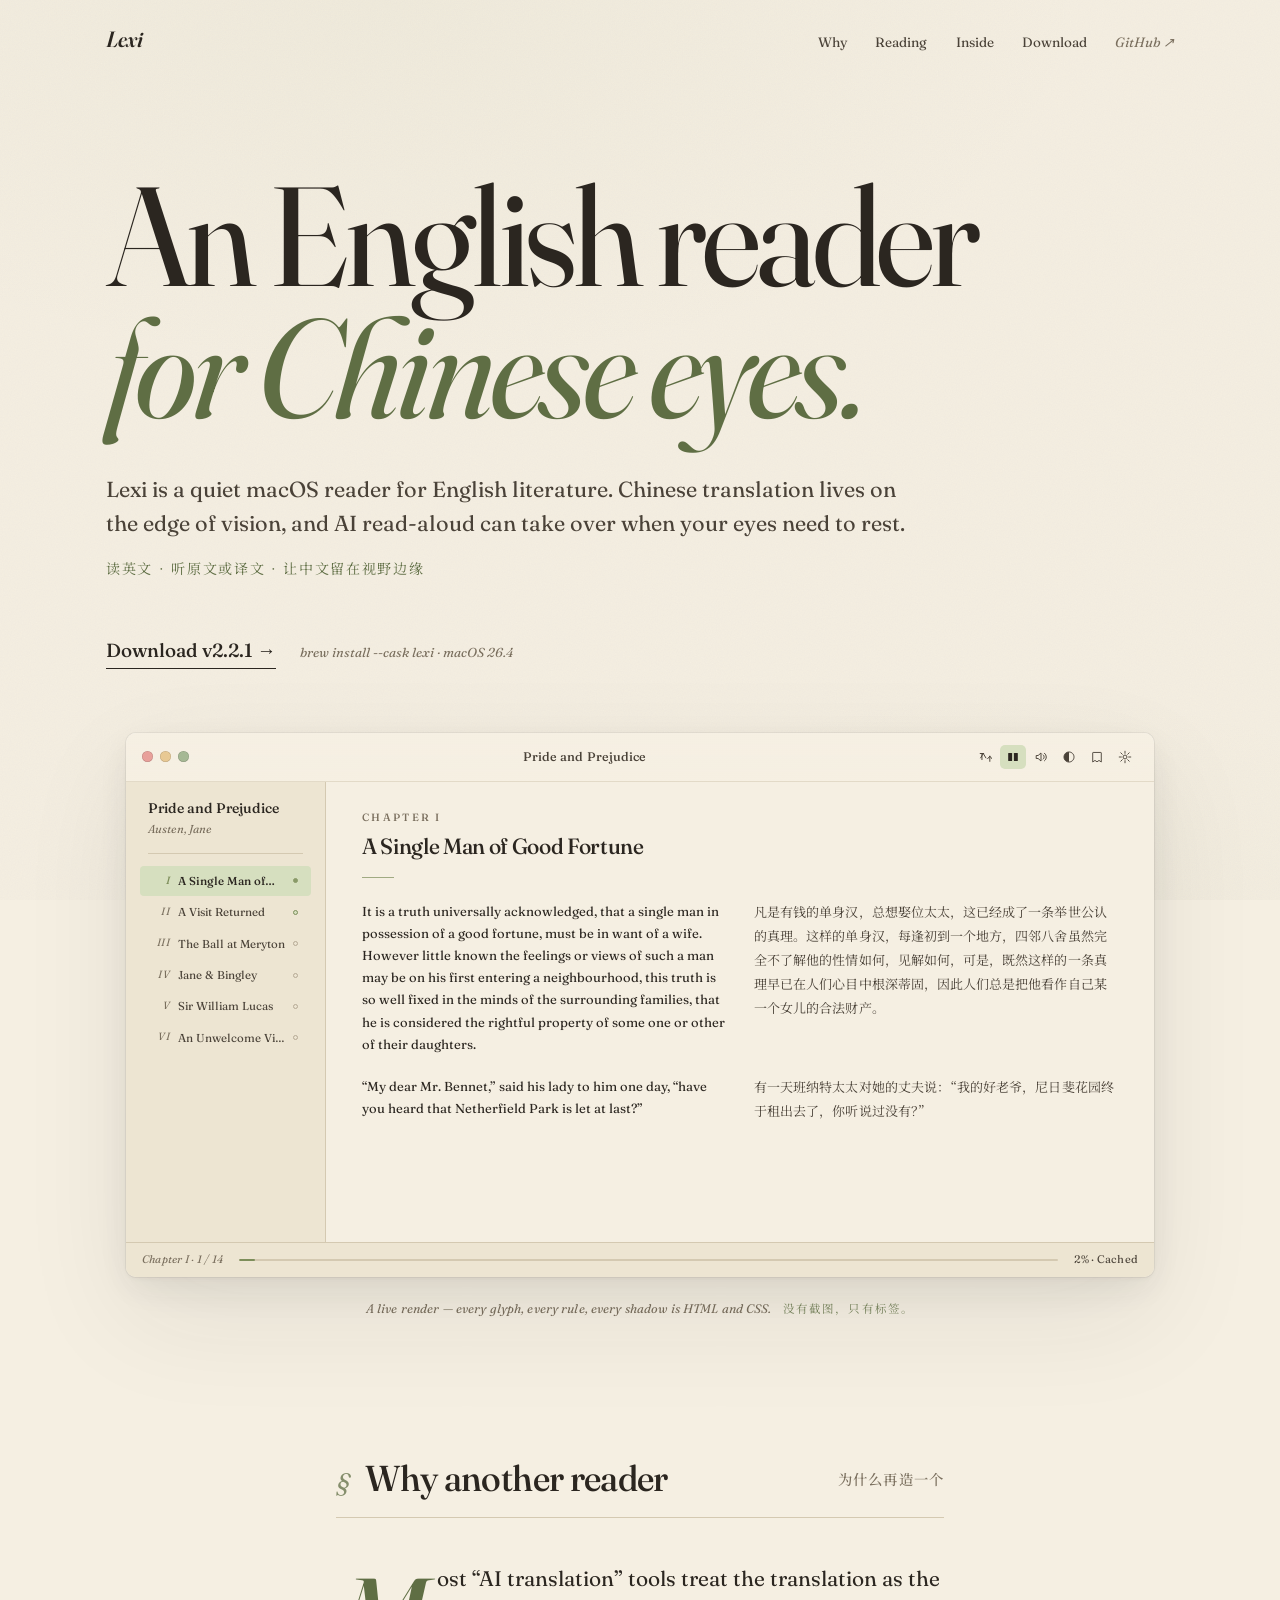
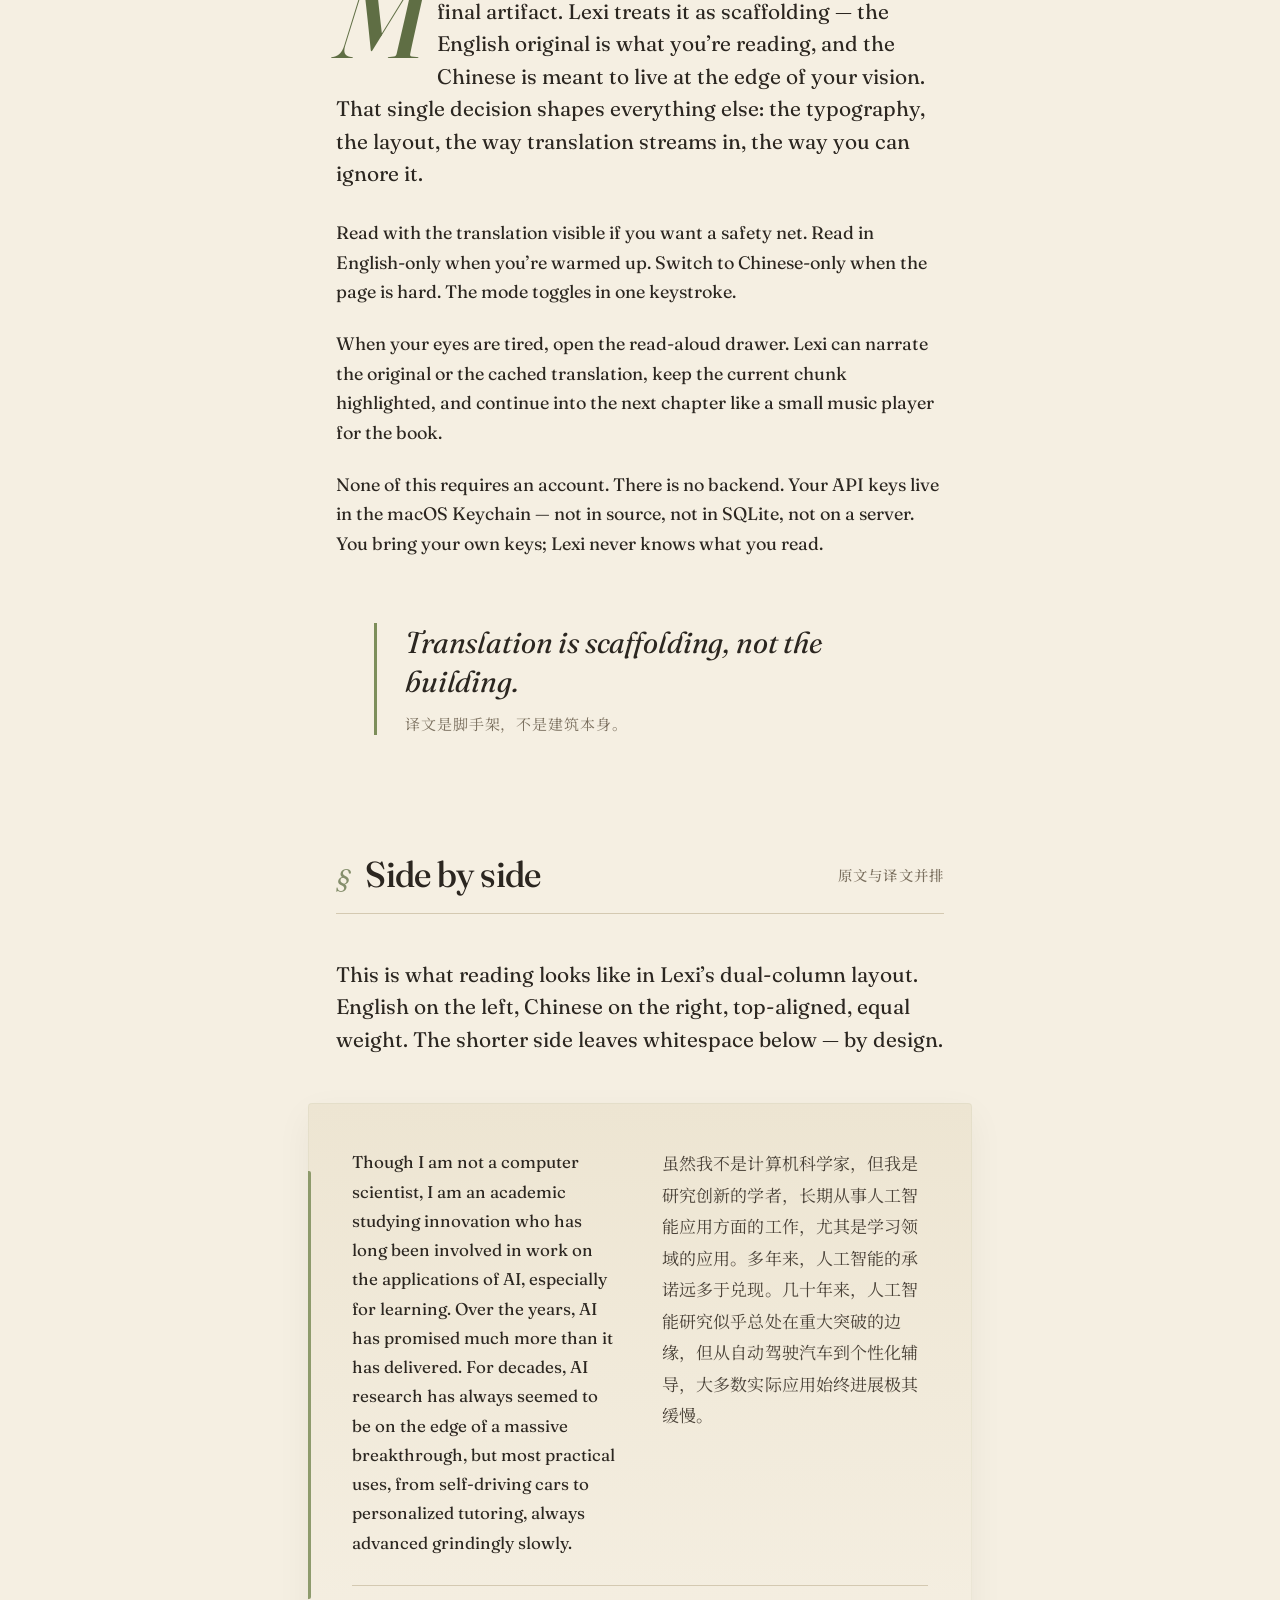
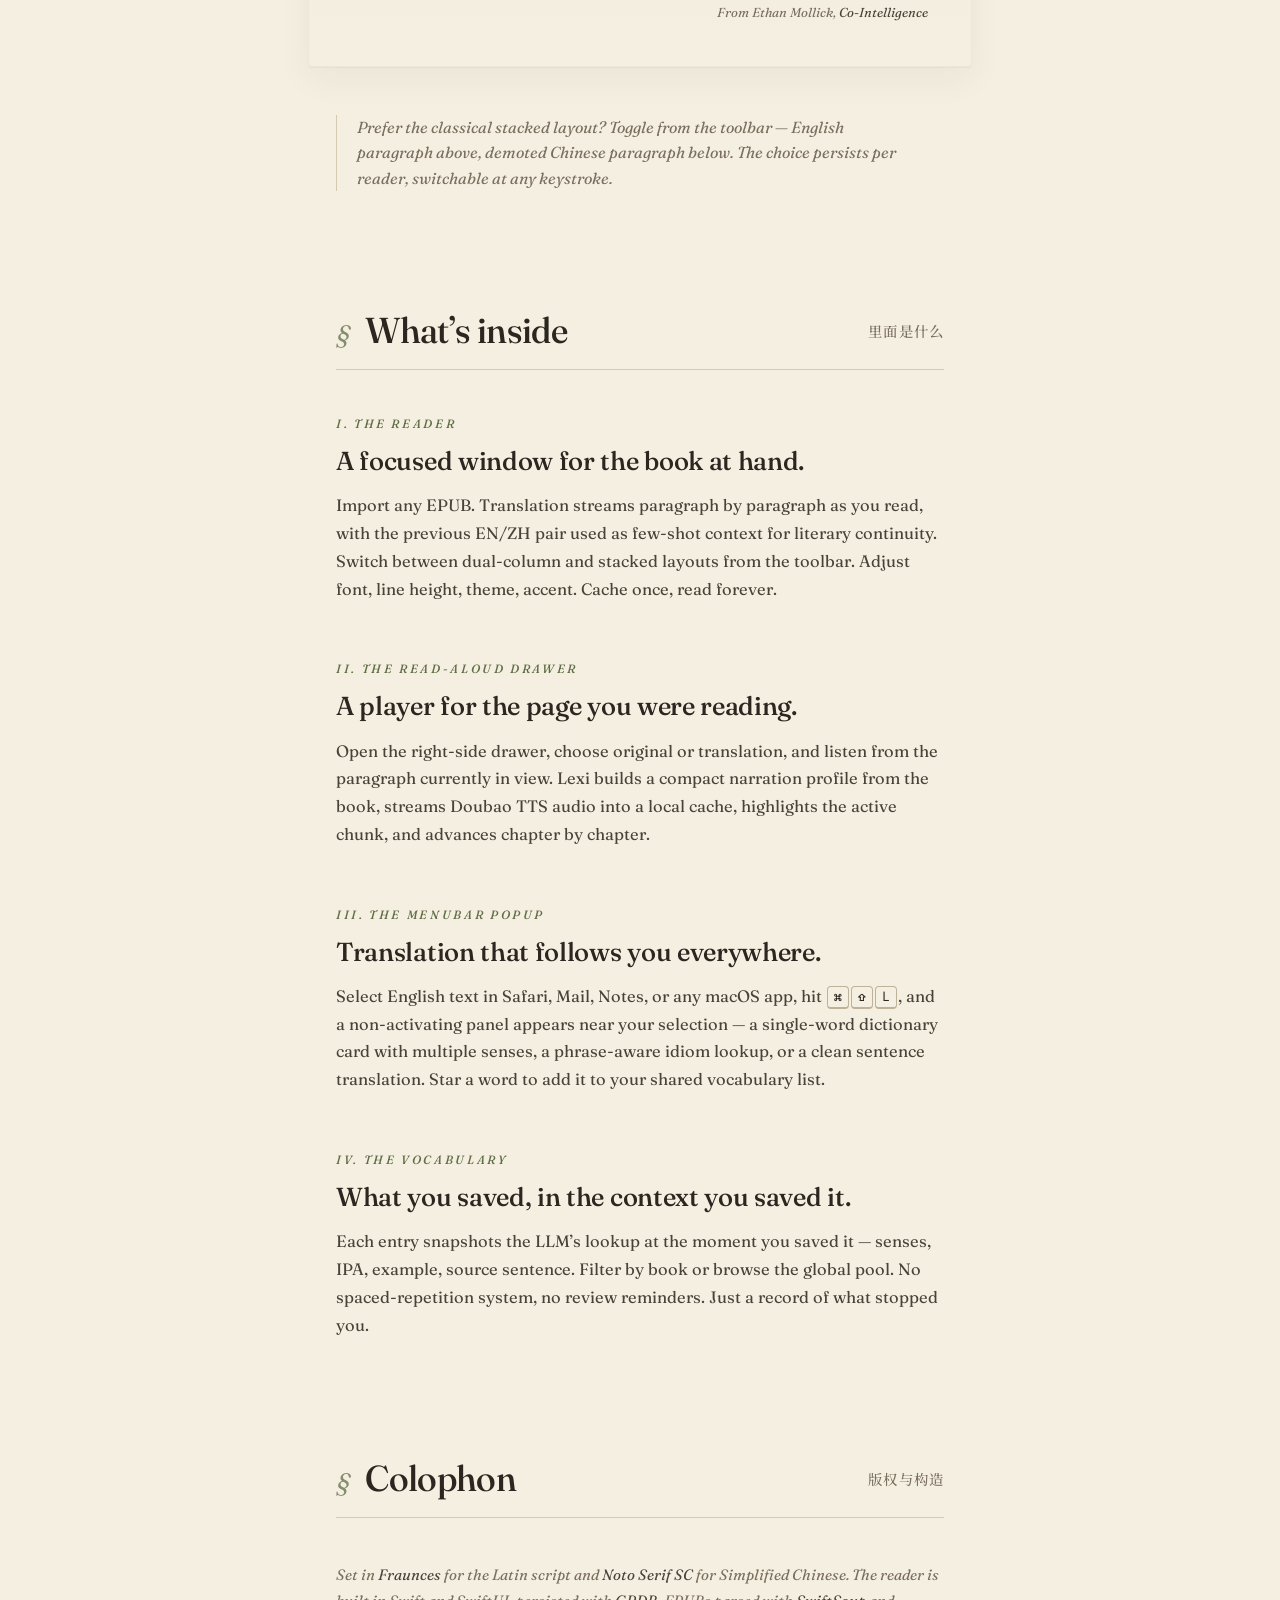
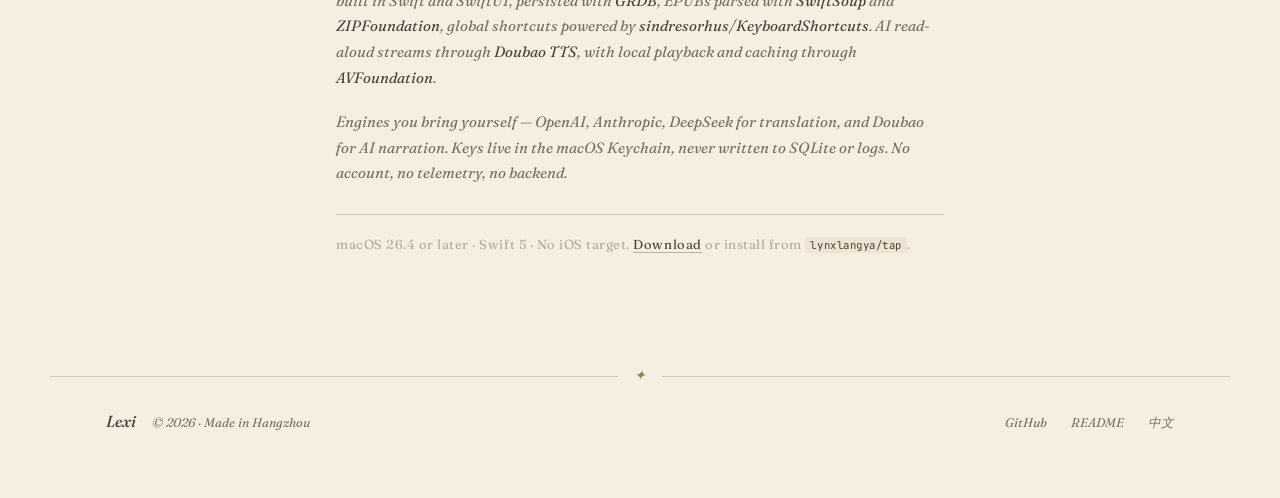
<file: site/index.html>
<!DOCTYPE html>
<html lang="en">
<head>
  <meta charset="UTF-8">
  <meta name="viewport" content="width=device-width, initial-scale=1.0">
  <title>Lexi — A quiet macOS reader for English literature</title>
  <meta name="description" content="Native macOS EPUB reader with streaming Chinese translation, AI read-aloud, side-by-side dual-column layout, and a global selection-translation popup. BYOK: OpenAI · Anthropic · DeepSeek · Doubao TTS.">

  <link rel="preconnect" href="https://fonts.googleapis.com">
  <link rel="preconnect" href="https://fonts.gstatic.com" crossorigin>
  <link href="https://fonts.googleapis.com/css2?family=Fraunces:ital,opsz,wght@0,9..144,300..900;1,9..144,300..900&family=Noto+Serif+SC:wght@300;400;500;600&family=JetBrains+Mono&display=swap" rel="stylesheet">

  <link rel="stylesheet" href="css/main.css">

  <meta property="og:title" content="Lexi — A quiet macOS reader for English literature">
  <meta property="og:description" content="An English reader for Chinese eyes. macOS, BYOK.">
  <meta property="og:image" content="https://img.wangyun.fan/lexi.png">
  <meta property="og:type" content="website">
  <meta property="og:url" content="https://github.com/lynxlangya/lexi">
  <meta name="twitter:card" content="summary_large_image">

  <link rel="icon" href="data:image/svg+xml,%3Csvg xmlns='http://www.w3.org/2000/svg' viewBox='0 0 100 100'%3E%3Crect width='100' height='100' fill='%23f5efe2'/%3E%3Ctext x='50' y='72' font-family='Georgia,serif' font-size='72' font-style='italic' font-weight='500' text-anchor='middle' fill='%237d8e5a'%3EL%3C/text%3E%3C/svg%3E">
</head>
<body>

  <header class="masthead">
    <a class="wordmark" href="#">Lexi</a>
    <nav class="masthead-nav">
      <a href="#why">Why</a>
      <a href="#side-by-side">Reading</a>
      <a href="#inside">Inside</a>
      <a href="https://pub-971ee03b82ad411a9bb26c62a06ca755.r2.dev/lexi/releases/2.2.1/Lexi-2.2.1-installer.dmg">Download</a>
      <a href="https://github.com/lynxlangya/lexi" class="external">GitHub ↗</a>
    </nav>
  </header>

  <main>

    <!-- ====== HERO ====== -->
    <section class="hero">
      <h1 class="display">
        <span class="line">An English reader</span>
        <span class="line"><em>for Chinese eyes.</em></span>
      </h1>

      <p class="hero-sub">
        Lexi is a quiet macOS reader for English literature. Chinese
        translation lives on the edge of vision, and AI read-aloud can
        take over when your eyes need to rest.
      </p>

      <p class="hero-gloss">读英文 · 听原文或译文 · 让中文留在视野边缘</p>

      <div class="hero-actions">
        <a class="action primary" href="https://pub-971ee03b82ad411a9bb26c62a06ca755.r2.dev/lexi/releases/2.2.1/Lexi-2.2.1-installer.dmg">Download v2.2.1 →</a>
        <span class="action-note">brew install --cask lexi · macOS 26.4</span>
      </div>
    </section>

    <!-- ====== HERO MOCKUP — CSS-rendered Lexi window ====== -->
    <figure class="hero-stage" aria-label="A live render of Lexi's reader window, in HTML and CSS">
      <div class="mock-window">

        <!-- Window chrome -->
        <div class="mock-chrome">
          <div class="mock-lights" aria-hidden="true">
            <span class="mock-light close"></span>
            <span class="mock-light min"></span>
            <span class="mock-light max"></span>
          </div>
          <div class="mock-title">Pride and Prejudice</div>
          <div class="mock-toolbar" aria-hidden="true">
            <span class="mock-tb" title="Translation mode">
              <svg viewBox="0 0 16 16"><path d="M2.5 4h4M4.5 4v7M3 9l3-5 3 5M13.5 7v6M11 10l2.5-3 2.5 3" fill="none" stroke="currentColor" stroke-width="1.1" stroke-linecap="round" stroke-linejoin="round"/></svg>
            </span>
            <span class="mock-tb active" title="Dual-column layout">
              <svg viewBox="0 0 16 16"><rect x="2.5" y="3.5" width="4.5" height="9" rx="0.6" fill="currentColor"/><rect x="9" y="3.5" width="4.5" height="9" rx="0.6" fill="currentColor"/></svg>
            </span>
            <span class="mock-tb" title="Read aloud">
              <svg viewBox="0 0 16 16"><path d="M2.5 9.7V6.3h2.2L8 3.4v9.2L4.7 9.7H2.5z" fill="none" stroke="currentColor" stroke-width="1.1" stroke-linejoin="round"/><path d="M10.3 5.4c.8.6 1.2 1.5 1.2 2.6s-.4 2-1.2 2.6M12 3.7A5.3 5.3 0 0 1 14 8c0 1.8-.7 3.2-2 4.3" fill="none" stroke="currentColor" stroke-width="1.1" stroke-linecap="round"/></svg>
            </span>
            <span class="mock-tb" title="Theme">
              <svg viewBox="0 0 16 16"><path d="M8 2.2A5.8 5.8 0 1 0 8 13.8z" fill="currentColor"/><circle cx="8" cy="8" r="5.8" fill="none" stroke="currentColor" stroke-width="1"/></svg>
            </span>
            <span class="mock-tb" title="Vocabulary">
              <svg viewBox="0 0 16 16"><path d="M3.6 2.8h8.8a.5.5 0 0 1 .5.5v10.4l-2.6-1.8-2.3 1.6-2.3-1.6-2.6 1.8V3.3a.5.5 0 0 1 .5-.5z" fill="none" stroke="currentColor" stroke-width="1.05" stroke-linejoin="round"/></svg>
            </span>
            <span class="mock-tb" title="Settings">
              <svg viewBox="0 0 16 16"><circle cx="8" cy="8" r="2.2" fill="none" stroke="currentColor" stroke-width="1.05"/><path d="M8 1.4v2.4M8 12.2v2.4M1.4 8h2.4M12.2 8h2.4M3.2 3.2l1.7 1.7M11.1 11.1l1.7 1.7M3.2 12.8l1.7-1.7M11.1 4.9l1.7-1.7" stroke="currentColor" stroke-width="1.05" stroke-linecap="round"/></svg>
            </span>
          </div>
        </div>

        <!-- Window body -->
        <div class="mock-body">
          <aside class="mock-sidebar">
            <div class="mock-book">
              <div class="mock-book-title">Pride and Prejudice</div>
              <div class="mock-book-author">Austen, Jane</div>
            </div>
            <div class="mock-divider"></div>
            <nav class="mock-toc">
              <div class="mock-toc-item active">
                <span class="mock-toc-num">I</span>
                <span class="mock-toc-name">A Single Man of…</span>
                <span class="mock-toc-dot full"></span>
              </div>
              <div class="mock-toc-item">
                <span class="mock-toc-num">II</span>
                <span class="mock-toc-name">A Visit Returned</span>
                <span class="mock-toc-dot half"></span>
              </div>
              <div class="mock-toc-item">
                <span class="mock-toc-num">III</span>
                <span class="mock-toc-name">The Ball at Meryton</span>
                <span class="mock-toc-dot"></span>
              </div>
              <div class="mock-toc-item">
                <span class="mock-toc-num">IV</span>
                <span class="mock-toc-name">Jane &amp; Bingley</span>
                <span class="mock-toc-dot"></span>
              </div>
              <div class="mock-toc-item">
                <span class="mock-toc-num">V</span>
                <span class="mock-toc-name">Sir William Lucas</span>
                <span class="mock-toc-dot"></span>
              </div>
              <div class="mock-toc-item">
                <span class="mock-toc-num">VI</span>
                <span class="mock-toc-name">An Unwelcome Visitor</span>
                <span class="mock-toc-dot"></span>
              </div>
            </nav>
          </aside>

          <div class="mock-reading">
            <div class="mock-chapter-meta">Chapter I</div>
            <h3 class="mock-chapter">A Single Man of Good Fortune</h3>
            <div class="mock-rule" aria-hidden="true"></div>

            <div class="mock-paragraph">
              <div class="mock-en">It is a truth universally acknowledged, that a single man in possession of a good fortune, must be in want of a wife. However little known the feelings or views of such a man may be on his first entering a neighbourhood, this truth is so well fixed in the minds of the surrounding families, that he is considered the rightful property of some one or other of their daughters.</div>
              <div class="mock-zh">凡是有钱的单身汉，总想娶位太太，这已经成了一条举世公认的真理。这样的单身汉，每逢初到一个地方，四邻八舍虽然完全不了解他的性情如何，见解如何，可是，既然这样的一条真理早已在人们心目中根深蒂固，因此人们总是把他看作自己某一个女儿的合法财产。</div>
            </div>

            <div class="mock-paragraph">
              <div class="mock-en">&ldquo;My dear Mr. Bennet,&rdquo; said his lady to him one day, &ldquo;have you heard that Netherfield Park is let at last?&rdquo;</div>
              <div class="mock-zh">有一天班纳特太太对她的丈夫说：&ldquo;我的好老爷，尼日斐花园终于租出去了，你听说过没有？&rdquo;</div>
            </div>
          </div>
        </div>

        <!-- Status bar -->
        <div class="mock-status">
          <span class="mock-status-left">Chapter I · 1 / 14</span>
          <span class="mock-progress" aria-hidden="true">
            <span class="mock-progress-fill"></span>
          </span>
          <span class="mock-status-right">2% · Cached</span>
        </div>

      </div>

      <figcaption class="hero-stage-caption">
        A live render — every glyph, every rule, every shadow is HTML and CSS.
        <span class="hero-stage-caption-zh">没有截图，只有标签。</span>
      </figcaption>
    </figure>

    <!-- ====== WHY ====== -->
    <section id="why" class="prose">
      <h2 class="section-heading">
        <span class="mark">§</span>
        <span class="title">Why another reader</span>
        <span class="gloss">为什么再造一个</span>
      </h2>

      <p class="lead">
        <span class="dropcap">M</span>ost &ldquo;AI&nbsp;translation&rdquo; tools treat the
        translation as the final artifact. Lexi treats it as scaffolding —
        the English original is what you&rsquo;re reading, and the Chinese
        is meant to live at the edge of your vision. That single decision
        shapes everything else: the typography, the layout, the way
        translation streams in, the way you can ignore it.
      </p>

      <p>
        Read with the translation visible if you want a safety net.
        Read in English-only when you&rsquo;re warmed up. Switch to
        Chinese-only when the page is hard. The mode toggles in one
        keystroke.
      </p>

      <p>
        When your eyes are tired, open the read-aloud drawer. Lexi can
        narrate the original or the cached translation, keep the current
        chunk highlighted, and continue into the next chapter like a
        small music player for the book.
      </p>

      <p>
        None of this requires an account. There is no backend. Your API
        keys live in the macOS Keychain — not in source, not in SQLite,
        not on a server. You bring your own keys; Lexi never knows what
        you read.
      </p>

      <blockquote class="pullquote">
        Translation is scaffolding, not the building.
        <span class="pullquote-zh">译文是脚手架，不是建筑本身。</span>
      </blockquote>
    </section>

    <!-- ====== SIDE BY SIDE DEMO ====== -->
    <section id="side-by-side" class="prose">
      <h2 class="section-heading">
        <span class="mark">§</span>
        <span class="title">Side by side</span>
        <span class="gloss">原文与译文并排</span>
      </h2>

      <p class="lead">
        This is what reading looks like in Lexi&rsquo;s dual-column
        layout. English on the left, Chinese on the right, top-aligned,
        equal weight. The shorter side leaves whitespace below — by
        design.
      </p>

      <figure class="reading-demo">
        <div class="reading-demo-rule" aria-hidden="true"></div>
        <div class="reading-demo-inner">
          <div class="en">
            Though I am not a computer scientist, I am an academic studying
            innovation who has long been involved in work on the applications
            of AI, especially for learning. Over the years, AI has promised
            much more than it has delivered. For decades, AI research has
            always seemed to be on the edge of a massive breakthrough, but
            most practical uses, from self-driving cars to personalized
            tutoring, always advanced grindingly slowly.
          </div>
          <div class="zh">
            虽然我不是计算机科学家，但我是研究创新的学者，长期从事人工智能应用方面的工作，尤其是学习领域的应用。多年来，人工智能的承诺远多于兑现。几十年来，人工智能研究似乎总处在重大突破的边缘，但从自动驾驶汽车到个性化辅导，大多数实际应用始终进展极其缓慢。
          </div>
        </div>
        <figcaption class="reading-demo-caption">
          From Ethan Mollick, <em>Co-Intelligence</em>
        </figcaption>
      </figure>

      <p class="aside">
        Prefer the classical stacked layout? Toggle from the toolbar —
        English paragraph above, demoted Chinese paragraph below. The
        choice persists per reader, switchable at any keystroke.
      </p>
    </section>

    <!-- ====== INSIDE ====== -->
    <section id="inside" class="prose">
      <h2 class="section-heading">
        <span class="mark">§</span>
        <span class="title">What&rsquo;s inside</span>
        <span class="gloss">里面是什么</span>
      </h2>

      <div class="surface">
        <div class="surface-label">i. The Reader</div>
        <h3 class="surface-title">A focused window for the book at hand.</h3>
        <p>
          Import any EPUB. Translation streams paragraph by paragraph as you
          read, with the previous EN/ZH pair used as few-shot context for
          literary continuity. Switch between dual-column and stacked
          layouts from the toolbar. Adjust font, line height, theme,
          accent. Cache once, read forever.
        </p>
      </div>

      <div class="surface">
        <div class="surface-label">ii. The Read-Aloud Drawer</div>
        <h3 class="surface-title">A player for the page you were reading.</h3>
        <p>
          Open the right-side drawer, choose original or translation, and
          listen from the paragraph currently in view. Lexi builds a compact
          narration profile from the book, streams Doubao TTS audio into a
          local cache, highlights the active chunk, and advances chapter by
          chapter.
        </p>
      </div>

      <div class="surface">
        <div class="surface-label">iii. The MenuBar Popup</div>
        <h3 class="surface-title">Translation that follows you everywhere.</h3>
        <p>
          Select English text in Safari, Mail, Notes, or any macOS app, hit
          <kbd>⌘</kbd><kbd>⇧</kbd><kbd>L</kbd>, and a non-activating panel
          appears near your selection — a single-word dictionary card with
          multiple senses, a phrase-aware idiom lookup, or a clean sentence
          translation. Star a word to add it to your shared vocabulary list.
        </p>
      </div>

      <div class="surface">
        <div class="surface-label">iv. The Vocabulary</div>
        <h3 class="surface-title">What you saved, in the context you saved it.</h3>
        <p>
          Each entry snapshots the LLM&rsquo;s lookup at the moment you saved
          it — senses, IPA, example, source sentence. Filter by book or browse
          the global pool. No spaced-repetition system, no review reminders.
          Just a record of what stopped you.
        </p>
      </div>
    </section>

    <!-- ====== COLOPHON ====== -->
    <section class="prose colophon">
      <h2 class="section-heading">
        <span class="mark">§</span>
        <span class="title">Colophon</span>
        <span class="gloss">版权与构造</span>
      </h2>

      <p>
        Set in <em>Fraunces</em> for the Latin script and
        <em>Noto Serif SC</em> for Simplified Chinese. The reader is
        built in Swift and SwiftUI, persisted with <em>GRDB</em>,
        EPUBs parsed with <em>SwiftSoup</em> and <em>ZIPFoundation</em>,
        global shortcuts powered by <em>sindresorhus/KeyboardShortcuts</em>.
        AI read-aloud streams through <em>Doubao TTS</em>, with local
        playback and caching through <em>AVFoundation</em>.
      </p>

      <p>
        Engines you bring yourself — OpenAI, Anthropic, DeepSeek for
        translation, and Doubao for AI narration. Keys live in the macOS
        Keychain, never written to SQLite or logs. No account, no telemetry,
        no backend.
      </p>

      <p class="requirements">
        macOS 26.4 or later · Swift 5 · No iOS target.
        <a href="https://pub-971ee03b82ad411a9bb26c62a06ca755.r2.dev/lexi/releases/2.2.1/Lexi-2.2.1-installer.dmg">Download</a>
        or install from <span class="code">lynxlangya/tap</span>.
      </p>
    </section>

  </main>

  <footer>
    <div class="footer-rule" aria-hidden="true"></div>
    <div class="footer-inner">
      <div class="footer-mark">
        <span class="footer-wordmark">Lexi</span>
        <span class="footer-copy">© 2026 · Made in Hangzhou</span>
      </div>
      <nav class="footer-nav">
        <a href="https://github.com/lynxlangya/lexi">GitHub</a>
        <a href="https://github.com/lynxlangya/lexi/blob/main/README.md">README</a>
        <a href="https://github.com/lynxlangya/lexi/blob/main/README.zh-CN.md">中文</a>
      </nav>
    </div>
  </footer>

</body>
</html>
</file>
<file: site/css/main.css>
/* ============================================================
   Lexi — site/css/main.css
   Editorial typography, warm paper, sage accent.
   Fraunces (Latin) + Noto Serif SC (Han) + JetBrains Mono.
   ============================================================ */

:root {
  /* Paper & ink */
  --paper:        #f5efe2;
  --paper-2:      #ede5d2;
  --paper-3:      #e6dcc4;
  --ink:          #2b2620;
  --ink-2:        #4a4238;
  --ink-3:        #7a6f5e;
  --ink-4:        #b5a994;

  /* Rules & dividers */
  --rule:         #d4c9b1;
  --rule-2:       #bfb29a;

  /* Sage accent */
  --accent:       #7d8e5a;
  --accent-deep:  #5f6e44;
  --accent-soft:  #d6dfbf;
  --accent-faint: #ebf0dd;

  /* Type stacks */
  --serif:    "Fraunces", "Iowan Old Style", "Charter", Georgia, serif;
  --serif-zh: "Noto Serif SC", "Songti SC", "STSong", "宋体", serif;
  --mono:     "JetBrains Mono", ui-monospace, "SF Mono", Menlo, monospace;

  /* Rhythm */
  --measure:  64ch;
  --gutter:   clamp(20px, 5vw, 56px);
}

/* ============================================================
   Reset / base
   ============================================================ */
*,
*::before,
*::after {
  box-sizing: border-box;
  margin: 0;
  padding: 0;
}

html {
  scroll-behavior: smooth;
  -webkit-text-size-adjust: 100%;
}

body {
  background: var(--paper);
  color: var(--ink);
  font-family: var(--serif);
  font-feature-settings: "kern", "liga", "calt", "onum";
  -webkit-font-smoothing: antialiased;
  -moz-osx-font-smoothing: grayscale;
  line-height: 1.6;
  text-rendering: optimizeLegibility;
  overflow-x: hidden;

  /* Subtle paper grain + warm radial glow */
  background-image:
    radial-gradient(ellipse 80% 60% at 30% 0%, rgba(125, 142, 90, 0.045), transparent 70%),
    radial-gradient(ellipse 60% 40% at 80% 100%, rgba(125, 142, 90, 0.03), transparent 60%),
    url("data:image/svg+xml,%3Csvg viewBox='0 0 240 240' xmlns='http://www.w3.org/2000/svg'%3E%3Cfilter id='n'%3E%3CfeTurbulence type='fractalNoise' baseFrequency='0.85' numOctaves='2' stitchTiles='stitch'/%3E%3CfeColorMatrix values='0 0 0 0 0.169 0 0 0 0 0.149 0 0 0 0 0.125 0 0 0 0.035 0'/%3E%3C/filter%3E%3Crect width='100%25' height='100%25' filter='url(%23n)'/%3E%3C/svg%3E");
  background-attachment: fixed, fixed, fixed;
  background-size: auto, auto, 240px 240px;
}

::selection {
  background: var(--accent-soft);
  color: var(--ink);
}

a {
  color: inherit;
  text-decoration: none;
  -webkit-tap-highlight-color: transparent;
}

img {
  max-width: 100%;
  display: block;
}

em {
  font-style: italic;
  font-feature-settings: "kern", "liga";
}

/* ============================================================
   Masthead
   ============================================================ */
.masthead {
  max-width: 1180px;
  margin: 0 auto;
  padding: 28px var(--gutter) 0;
  display: flex;
  align-items: baseline;
  justify-content: space-between;
  gap: 24px;
}

.wordmark {
  font-family: var(--serif);
  font-size: 22px;
  font-weight: 600;
  font-style: italic;
  font-variation-settings: "opsz" 144, "wght" 600;
  color: var(--ink);
  letter-spacing: -0.02em;
  line-height: 1;
  transition: color 220ms;
}

.wordmark:hover {
  color: var(--accent-deep);
}

.masthead-nav {
  display: flex;
  gap: 28px;
  align-items: baseline;
  flex-wrap: wrap;
}

.masthead-nav a {
  font-family: var(--serif);
  font-size: 13.5px;
  font-variation-settings: "opsz" 14, "wght" 400;
  color: var(--ink-2);
  letter-spacing: 0.005em;
  transition: color 200ms;
  position: relative;
}

.masthead-nav a:hover {
  color: var(--accent-deep);
}

.masthead-nav a.external {
  font-style: italic;
  color: var(--ink-3);
}

.masthead-nav a.external:hover {
  color: var(--accent-deep);
}

/* ============================================================
   Hero
   ============================================================ */
.hero {
  max-width: 1180px;
  margin: clamp(48px, 9vw, 120px) auto clamp(32px, 6vw, 64px);
  padding: 0 var(--gutter);
}

.display {
  font-family: var(--serif);
  font-size: clamp(56px, 11vw, 152px);
  line-height: 0.94;
  font-weight: 400;
  font-variation-settings: "opsz" 144, "wght" 400;
  letter-spacing: -0.035em;
  color: var(--ink);
  max-width: 14ch;
}

.display .line {
  display: block;
}

.display em {
  font-style: italic;
  color: var(--accent-deep);
  font-variation-settings: "opsz" 144, "wght" 400;
}

.hero-sub {
  font-family: var(--serif);
  font-size: clamp(18px, 1.7vw, 22px);
  line-height: 1.55;
  color: var(--ink-2);
  max-width: 38em;
  margin-top: clamp(28px, 4vw, 40px);
  font-variation-settings: "opsz" 24, "wght" 400;
}

.hero-gloss {
  font-family: var(--serif-zh);
  font-size: clamp(13px, 1.1vw, 15px);
  color: var(--accent-deep);
  margin-top: 16px;
  letter-spacing: 0.12em;
  font-weight: 400;
  opacity: 0.85;
}

.hero-actions {
  margin-top: clamp(36px, 5vw, 56px);
  display: flex;
  align-items: baseline;
  gap: 24px;
  flex-wrap: wrap;
}

.action.primary {
  font-family: var(--serif);
  font-size: clamp(17px, 1.5vw, 19px);
  font-weight: 500;
  font-variation-settings: "opsz" 24, "wght" 500;
  color: var(--ink);
  border-bottom: 1px solid var(--ink);
  padding-bottom: 2px;
  transition: color 220ms, border-color 220ms, transform 220ms;
  display: inline-block;
}

.action.primary:hover {
  color: var(--accent-deep);
  border-color: var(--accent-deep);
  transform: translateX(2px);
}

.action-note {
  font-family: var(--serif);
  font-size: 13px;
  color: var(--ink-3);
  font-style: italic;
  font-variation-settings: "opsz" 14;
}

/* ============================================================
   Hero stage — CSS-rendered Lexi reader window
   ============================================================ */
.hero-stage {
  max-width: 1140px;
  margin: 0 auto clamp(80px, 12vw, 140px);
  padding: 0 var(--gutter);
}

.mock-window {
  --mock-paper:   #f5efe2;
  --mock-paper-2: #ede5d2;
  --mock-paper-3: #e6dcc4;
  --mock-ink:     #2b2620;
  --mock-ink-2:   #4a4238;
  --mock-ink-3:   #7a6f5e;
  --mock-ink-4:   #b5a994;
  --mock-rule:    #d4c9b1;
  --mock-rule-2:  #bfb29a;
  --mock-accent:  #7d8e5a;
  --mock-soft:    #d6dfbf;

  background: var(--mock-paper);
  border-radius: 10px;
  overflow: hidden;
  position: relative;
  isolation: isolate;
  box-shadow:
    0 0 0 1px rgba(43, 38, 32, 0.06),
    0 2px 4px rgba(43, 38, 32, 0.04),
    0 12px 36px rgba(43, 38, 32, 0.08),
    0 40px 112px rgba(43, 38, 32, 0.08);
  transition: transform 700ms cubic-bezier(0.16, 1, 0.3, 1),
              box-shadow 700ms cubic-bezier(0.16, 1, 0.3, 1);
  /* Tiny rim highlight for that macOS window feel */
  background-image: linear-gradient(180deg,
    rgba(255, 255, 255, 0.5),
    rgba(255, 255, 255, 0) 28px);
}

.hero-stage:hover .mock-window {
  transform: translateY(-4px);
  box-shadow:
    0 0 0 1px rgba(43, 38, 32, 0.07),
    0 4px 8px rgba(43, 38, 32, 0.05),
    0 20px 56px rgba(43, 38, 32, 0.10),
    0 56px 144px rgba(43, 38, 32, 0.09);
}

/* ====== Chrome ====== */
.mock-chrome {
  display: grid;
  grid-template-columns: auto 1fr auto;
  align-items: center;
  gap: 16px;
  padding: 12px 16px;
  border-bottom: 1px solid rgba(212, 201, 177, 0.55);
  background: linear-gradient(180deg,
    rgba(245, 239, 226, 0.95),
    rgba(245, 239, 226, 0.85));
  backdrop-filter: blur(10px);
}

.mock-lights {
  display: flex;
  gap: 7px;
  padding-right: 8px;
}

.mock-light {
  width: 11px;
  height: 11px;
  border-radius: 50%;
  display: block;
  box-shadow: inset 0 0 0 0.5px rgba(0, 0, 0, 0.18);
}

.mock-light.close { background: #e8a09a; }
.mock-light.min   { background: #e8c994; }
.mock-light.max   { background: #a6b894; }

.mock-title {
  font-family: var(--serif);
  font-size: 12.5px;
  font-weight: 500;
  color: var(--mock-ink-2);
  font-variation-settings: "opsz" 14, "wght" 500;
  text-align: center;
  letter-spacing: 0.005em;
}

.mock-toolbar {
  display: flex;
  gap: 2px;
  color: var(--mock-ink-2);
}

.mock-tb {
  width: 26px;
  height: 24px;
  display: inline-flex;
  align-items: center;
  justify-content: center;
  border-radius: 5px;
  color: var(--mock-ink-2);
  transition: background 200ms, color 200ms;
}

.mock-tb svg {
  width: 14px;
  height: 14px;
  display: block;
}

.mock-tb:hover {
  background: rgba(125, 142, 90, 0.10);
  color: var(--mock-accent);
}

.mock-tb.active {
  background: var(--mock-soft);
  color: var(--mock-ink);
}

/* ====== Body ====== */
.mock-body {
  display: grid;
  grid-template-columns: 200px 1fr;
  min-height: 460px;
}

/* Sidebar */
.mock-sidebar {
  background: var(--mock-paper-2);
  border-right: 1px solid var(--mock-rule);
  padding: 18px 14px;
}

.mock-book-title {
  font-family: var(--serif);
  font-size: 14px;
  font-weight: 500;
  color: var(--mock-ink);
  font-variation-settings: "opsz" 18, "wght" 500;
  line-height: 1.25;
  padding: 0 8px;
  margin-bottom: 3px;
}

.mock-book-author {
  font-family: var(--serif);
  font-size: 11.5px;
  color: var(--mock-ink-3);
  font-style: italic;
  font-variation-settings: "opsz" 12;
  padding: 0 8px;
}

.mock-divider {
  height: 1px;
  background: var(--mock-rule);
  margin: 14px 8px 12px;
}

.mock-toc {
  display: flex;
  flex-direction: column;
}

.mock-toc-item {
  display: grid;
  grid-template-columns: 22px 1fr 10px;
  align-items: center;
  gap: 8px;
  padding: 6px 8px;
  font-family: var(--serif);
  font-size: 11.5px;
  color: var(--mock-ink-2);
  border-radius: 4px;
  font-variation-settings: "opsz" 12, "wght" 400;
  margin-bottom: 1px;
}

.mock-toc-item.active {
  background: var(--mock-soft);
  color: var(--mock-ink);
  font-weight: 500;
  font-variation-settings: "opsz" 12, "wght" 500;
}

.mock-toc-num {
  font-style: italic;
  color: var(--mock-ink-3);
  text-align: right;
  font-size: 10.5px;
  letter-spacing: 0.04em;
}

.mock-toc-item.active .mock-toc-num {
  color: var(--mock-accent);
  font-weight: 500;
}

.mock-toc-name {
  white-space: nowrap;
  overflow: hidden;
  text-overflow: ellipsis;
}

.mock-toc-dot {
  width: 5px;
  height: 5px;
  border-radius: 50%;
  background: transparent;
  border: 1px solid var(--mock-ink-4);
}

.mock-toc-dot.half {
  background: var(--mock-soft);
  border-color: var(--mock-accent);
}

.mock-toc-dot.full {
  background: var(--mock-accent);
  border-color: var(--mock-accent);
  opacity: 0.85;
}

/* Reading area */
.mock-reading {
  padding: 28px 36px 24px;
  overflow: hidden;
}

.mock-chapter-meta {
  font-family: var(--serif);
  font-size: 10.5px;
  letter-spacing: 0.22em;
  text-transform: uppercase;
  color: var(--mock-ink-3);
  font-weight: 500;
  font-variation-settings: "opsz" 10, "wght" 500;
  margin-bottom: 6px;
}

.mock-chapter {
  font-family: var(--serif);
  font-size: 22px;
  font-weight: 500;
  color: var(--mock-ink);
  letter-spacing: -0.015em;
  font-variation-settings: "opsz" 60, "wght" 500;
  line-height: 1.2;
  margin-bottom: 18px;
}

.mock-rule {
  width: 32px;
  height: 1px;
  background: var(--mock-accent);
  opacity: 0.7;
  margin-bottom: 22px;
}

.mock-paragraph {
  display: grid;
  grid-template-columns: 1fr 1fr;
  gap: 28px;
  align-items: start;
  margin-bottom: 20px;
}

.mock-en {
  font-family: var(--serif);
  font-size: 13px;
  line-height: 1.7;
  color: var(--mock-ink);
  font-variation-settings: "opsz" 14, "wght" 400;
  hyphens: auto;
}

.mock-zh {
  font-family: var(--serif-zh);
  font-size: 13px;
  line-height: 1.85;
  color: var(--mock-ink-2);
  font-weight: 400;
  letter-spacing: 0.005em;
}

/* ====== Status bar ====== */
.mock-status {
  display: grid;
  grid-template-columns: auto 1fr auto;
  align-items: center;
  gap: 16px;
  padding: 8px 16px 9px;
  border-top: 1px solid var(--mock-rule);
  background: var(--mock-paper-2);
  font-family: var(--serif);
  font-size: 11px;
  color: var(--mock-ink-3);
  font-variation-settings: "opsz" 11, "wght" 400;
  font-style: italic;
  letter-spacing: 0.02em;
}

.mock-status-right {
  text-align: right;
  font-style: normal;
  color: var(--mock-ink-2);
}

.mock-progress {
  height: 2px;
  background: var(--mock-rule);
  border-radius: 1px;
  overflow: hidden;
  position: relative;
}

.mock-progress-fill {
  display: block;
  height: 100%;
  width: 0%;
  background: var(--mock-accent);
  border-radius: 1px;
  animation: mockProgress 2400ms cubic-bezier(0.16, 1, 0.3, 1) 1200ms both;
}

@keyframes mockProgress {
  from { width: 0%; }
  to   { width: 2%; }
}

/* ====== Caption ====== */
.hero-stage-caption {
  font-family: var(--serif);
  font-size: 12.5px;
  color: var(--ink-3);
  font-style: italic;
  text-align: center;
  margin-top: 22px;
  font-variation-settings: "opsz" 12, "wght" 400;
  letter-spacing: 0.01em;
}

.hero-stage-caption-zh {
  font-family: var(--serif-zh);
  font-style: normal;
  color: var(--accent-deep);
  margin-left: 8px;
  letter-spacing: 0.1em;
  font-size: 0.92em;
  opacity: 0.85;
}

/* ============================================================
   Prose sections
   ============================================================ */
.prose {
  max-width: 720px;
  margin: 0 auto clamp(80px, 10vw, 120px);
  padding: 0 var(--gutter);
}

.prose p {
  font-family: var(--serif);
  font-size: 18px;
  line-height: 1.65;
  color: var(--ink);
  margin-bottom: 22px;
  font-variation-settings: "opsz" 18, "wght" 400;
  hyphens: auto;
}

.prose .lead {
  font-size: clamp(18px, 1.8vw, 21px);
  line-height: 1.55;
  color: var(--ink);
  margin-bottom: 28px;
  font-variation-settings: "opsz" 24, "wght" 400;
}

.prose .aside {
  font-style: italic;
  color: var(--ink-3);
  font-size: 16px;
  line-height: 1.6;
  margin-top: 32px;
  padding-left: 20px;
  border-left: 1px solid var(--rule);
  max-width: 56ch;
}

/* ============================================================
   Section heading: § ‣ Title ‣ Chinese gloss
   ============================================================ */
.section-heading {
  display: grid;
  grid-template-columns: auto 1fr auto;
  align-items: baseline;
  gap: 16px;
  margin-bottom: clamp(28px, 4vw, 44px);
  font-family: var(--serif);
  font-size: clamp(26px, 3.2vw, 36px);
  font-weight: 500;
  font-variation-settings: "opsz" 72, "wght" 500;
  letter-spacing: -0.018em;
  line-height: 1.1;
  color: var(--ink);
  padding-bottom: 18px;
  border-bottom: 1px solid var(--rule);
}

.section-heading .mark {
  font-family: var(--serif);
  font-style: italic;
  color: var(--accent-deep);
  font-size: 0.7em;
  font-variation-settings: "opsz" 24, "wght" 400;
  opacity: 0.75;
}

.section-heading .title {
  font-variation-settings: "opsz" 72, "wght" 500;
}

.section-heading .gloss {
  font-family: var(--serif-zh);
  font-size: 0.4em;
  color: var(--ink-3);
  font-weight: 300;
  letter-spacing: 0.08em;
  text-align: right;
  align-self: center;
  white-space: nowrap;
}

/* ============================================================
   Drop cap
   ============================================================ */
.dropcap {
  float: left;
  font-family: var(--serif);
  font-size: 5.4em;
  line-height: 0.82;
  font-style: italic;
  font-weight: 500;
  font-variation-settings: "opsz" 144, "wght" 500;
  color: var(--accent-deep);
  padding: 0.08em 0.10em 0 0;
  shape-outside: margin-box;
}

/* ============================================================
   Pull quote
   ============================================================ */
.pullquote {
  font-family: var(--serif);
  font-style: italic;
  font-size: clamp(22px, 2.6vw, 30px);
  line-height: 1.3;
  color: var(--ink);
  font-variation-settings: "opsz" 60, "wght" 400;
  margin: clamp(40px, 6vw, 64px) auto;
  padding: 0 0 0 28px;
  border-left: 3px solid var(--accent);
  max-width: 28ch;
  letter-spacing: -0.005em;
}

.pullquote-zh {
  display: block;
  font-family: var(--serif-zh);
  font-style: normal;
  font-size: 0.5em;
  color: var(--ink-3);
  font-weight: 300;
  letter-spacing: 0.06em;
  margin-top: 12px;
  line-height: 1.5;
}

/* ============================================================
   Reading demo (the centrepiece)
   ============================================================ */
.reading-demo {
  position: relative;
  margin: clamp(32px, 5vw, 48px) calc(var(--gutter) * -0.5);
  padding: clamp(28px, 4vw, 44px) clamp(28px, 4vw, 44px);
  background: linear-gradient(180deg, var(--paper-2), var(--paper));
  border-radius: 4px;
  box-shadow:
    inset 0 0 0 1px rgba(125, 142, 90, 0.08),
    0 1px 0 rgba(43, 38, 32, 0.04),
    0 12px 36px rgba(43, 38, 32, 0.05);
}

.reading-demo-rule {
  position: absolute;
  left: 0;
  top: 12%;
  bottom: 12%;
  width: 3px;
  background: var(--accent);
  border-radius: 0 2px 2px 0;
  opacity: 0.85;
}

.reading-demo-inner {
  display: grid;
  grid-template-columns: 1fr 1fr;
  gap: clamp(28px, 4vw, 44px);
  align-items: start;
}

.reading-demo .en {
  font-family: var(--serif);
  font-size: clamp(15px, 1.4vw, 17px);
  line-height: 1.72;
  color: var(--ink);
  font-variation-settings: "opsz" 18, "wght" 400;
  hyphens: auto;
}

.reading-demo .zh {
  font-family: var(--serif-zh);
  font-size: clamp(15px, 1.4vw, 17px);
  line-height: 1.85;
  color: var(--ink-2);
  font-weight: 400;
  letter-spacing: 0.005em;
}

.reading-demo-caption {
  margin-top: clamp(20px, 3vw, 28px);
  padding-top: 16px;
  border-top: 1px solid var(--rule);
  text-align: right;
  font-family: var(--serif);
  font-size: 13px;
  font-style: italic;
  color: var(--ink-3);
  font-variation-settings: "opsz" 14;
}

.reading-demo-caption em {
  color: var(--ink-2);
  font-style: italic;
}

/* ============================================================
   Surfaces (what's inside · 3 sub-blocks)
   ============================================================ */
.surface {
  margin-bottom: clamp(40px, 5vw, 56px);
  position: relative;
}

.surface:last-child {
  margin-bottom: 0;
}

.surface-label {
  font-family: var(--serif);
  font-size: 12px;
  letter-spacing: 0.22em;
  text-transform: uppercase;
  color: var(--accent-deep);
  margin-bottom: 12px;
  font-weight: 500;
  font-variation-settings: "opsz" 14, "wght" 500;
  font-style: italic;
}

.surface-title {
  font-family: var(--serif);
  font-size: clamp(22px, 2.2vw, 26px);
  font-weight: 500;
  font-variation-settings: "opsz" 36, "wght" 500;
  line-height: 1.28;
  letter-spacing: -0.012em;
  margin-bottom: 14px;
  color: var(--ink);
}

.surface p {
  font-size: 16.5px;
  line-height: 1.68;
  color: var(--ink-2);
  margin-bottom: 0;
  font-variation-settings: "opsz" 18, "wght" 400;
}

/* ============================================================
   Inline atoms
   ============================================================ */
kbd {
  display: inline-block;
  font-family: var(--mono);
  font-size: 0.78em;
  padding: 1px 6px;
  margin: 0 1px;
  background: var(--paper);
  border: 1px solid var(--rule-2);
  border-bottom-width: 2px;
  border-radius: 4px;
  color: var(--ink);
  vertical-align: 1.5px;
  letter-spacing: 0;
  line-height: 1.4;
}

.code {
  font-family: var(--mono);
  font-size: 0.82em;
  padding: 1px 5px;
  background: var(--paper-2);
  border-radius: 3px;
  color: var(--ink-2);
}

/* ============================================================
   Colophon
   ============================================================ */
.colophon p {
  font-family: var(--serif);
  font-size: 15px;
  font-style: italic;
  color: var(--ink-3);
  line-height: 1.72;
  margin-bottom: 18px;
  font-variation-settings: "opsz" 14, "wght" 400;
}

.colophon em {
  font-style: italic;
  color: var(--ink-2);
  font-weight: 500;
}

.colophon .requirements {
  font-style: normal;
  font-size: 13px;
  color: var(--ink-4);
  letter-spacing: 0.04em;
  margin-top: 28px;
  padding-top: 18px;
  border-top: 1px solid var(--rule);
}

.colophon a {
  color: var(--ink-2);
  border-bottom: 1px solid var(--rule-2);
  transition: color 220ms, border-color 220ms;
}

.colophon a:hover {
  color: var(--accent-deep);
  border-color: var(--accent-deep);
}

/* ============================================================
   Footer
   ============================================================ */
footer {
  margin-top: clamp(80px, 10vw, 120px);
  padding-bottom: clamp(40px, 5vw, 64px);
}

.footer-rule {
  max-width: 1180px;
  margin: 0 auto 32px;
  padding: 0 var(--gutter);
  height: 1px;
  background: var(--rule);
  position: relative;
}

.footer-rule::before {
  content: "✦";
  position: absolute;
  left: 50%;
  top: 50%;
  transform: translate(-50%, -55%);
  background: var(--paper);
  padding: 0 16px;
  color: var(--accent);
  font-family: var(--serif);
  font-size: 14px;
  font-style: italic;
}

.footer-inner {
  max-width: 1180px;
  margin: 0 auto;
  padding: 0 var(--gutter);
  display: flex;
  justify-content: space-between;
  align-items: baseline;
  flex-wrap: wrap;
  gap: 20px;
}

.footer-mark {
  display: flex;
  align-items: baseline;
  gap: 16px;
}

.footer-wordmark {
  font-family: var(--serif);
  font-size: 16px;
  font-style: italic;
  font-weight: 500;
  font-variation-settings: "opsz" 60, "wght" 500;
  color: var(--ink-2);
}

.footer-copy {
  font-family: var(--serif);
  font-size: 12.5px;
  color: var(--ink-3);
  font-style: italic;
  font-variation-settings: "opsz" 12;
}

.footer-nav {
  display: flex;
  gap: 24px;
}

.footer-nav a {
  font-family: var(--serif);
  font-size: 12.5px;
  color: var(--ink-3);
  font-variation-settings: "opsz" 12, "wght" 400;
  transition: color 220ms;
  font-style: italic;
}

.footer-nav a:hover {
  color: var(--accent-deep);
}

/* ============================================================
   Responsive — dual column collapses on mobile
   ============================================================ */
@media (max-width: 860px) {
  .mock-body {
    grid-template-columns: 1fr;
    min-height: 0;
  }
  .mock-sidebar {
    display: none;
  }
  .mock-reading {
    padding: 24px 28px 20px;
  }
}

@media (max-width: 720px) {
  .reading-demo {
    margin-left: 0;
    margin-right: 0;
  }

  .reading-demo-rule {
    top: 0;
    bottom: auto;
    left: 0;
    right: 0;
    width: 100%;
    height: 3px;
    border-radius: 2px 2px 0 0;
  }

  .reading-demo-inner {
    grid-template-columns: 1fr;
    gap: 24px;
  }

  .reading-demo .en {
    padding-bottom: 24px;
    border-bottom: 1px dashed var(--rule-2);
  }

  .section-heading {
    grid-template-columns: auto 1fr;
    grid-template-rows: auto auto;
    gap: 12px 14px;
  }

  .section-heading .gloss {
    grid-column: 1 / -1;
    text-align: left;
    font-size: 0.5em;
    color: var(--ink-3);
    letter-spacing: 0.1em;
  }

  .masthead {
    padding-top: 20px;
  }

  .masthead-nav {
    gap: 18px;
  }

  .display {
    max-width: 100%;
  }

  .footer-inner {
    flex-direction: column;
    align-items: flex-start;
    gap: 12px;
  }

  /* Mockup adapts: dual columns → stacked, smaller chrome */
  .mock-paragraph {
    grid-template-columns: 1fr;
    gap: 14px;
  }
  .mock-en {
    padding-bottom: 14px;
    border-bottom: 1px dashed var(--mock-rule-2);
  }
  .mock-title {
    font-size: 11px;
  }
  .mock-tb {
    width: 22px;
    height: 22px;
  }
  .mock-tb svg {
    width: 12px;
    height: 12px;
  }
  .mock-chapter {
    font-size: 18px;
  }
  .mock-status {
    font-size: 10px;
  }
}

@media (max-width: 480px) {
  .masthead-nav a:not(.external) {
    display: none;
  }
}

/* ============================================================
   Reduced motion
   ============================================================ */
@media (prefers-reduced-motion: reduce) {
  *,
  *::before,
  *::after {
    animation-duration: 0.01ms !important;
    animation-iteration-count: 1 !important;
    transition-duration: 0.01ms !important;
    scroll-behavior: auto !important;
  }
}

/* ============================================================
   Hero entrance — staggered fade-up
   ============================================================ */
@keyframes fadeUp {
  from {
    opacity: 0;
    transform: translateY(20px);
  }
  to {
    opacity: 1;
    transform: translateY(0);
  }
}

@keyframes fadeIn {
  from { opacity: 0; }
  to   { opacity: 1; }
}

.masthead       { animation: fadeIn 600ms ease-out both; }
.hero .display  { animation: fadeUp 900ms cubic-bezier(0.16, 1, 0.3, 1) 100ms both; }
.hero-sub       { animation: fadeUp 900ms cubic-bezier(0.16, 1, 0.3, 1) 280ms both; }
.hero-gloss     { animation: fadeUp 900ms cubic-bezier(0.16, 1, 0.3, 1) 420ms both; }
.hero-actions   { animation: fadeUp 900ms cubic-bezier(0.16, 1, 0.3, 1) 560ms both; }
.hero-stage     { animation: fadeUp 1200ms cubic-bezier(0.16, 1, 0.3, 1) 700ms both; }
</file>
